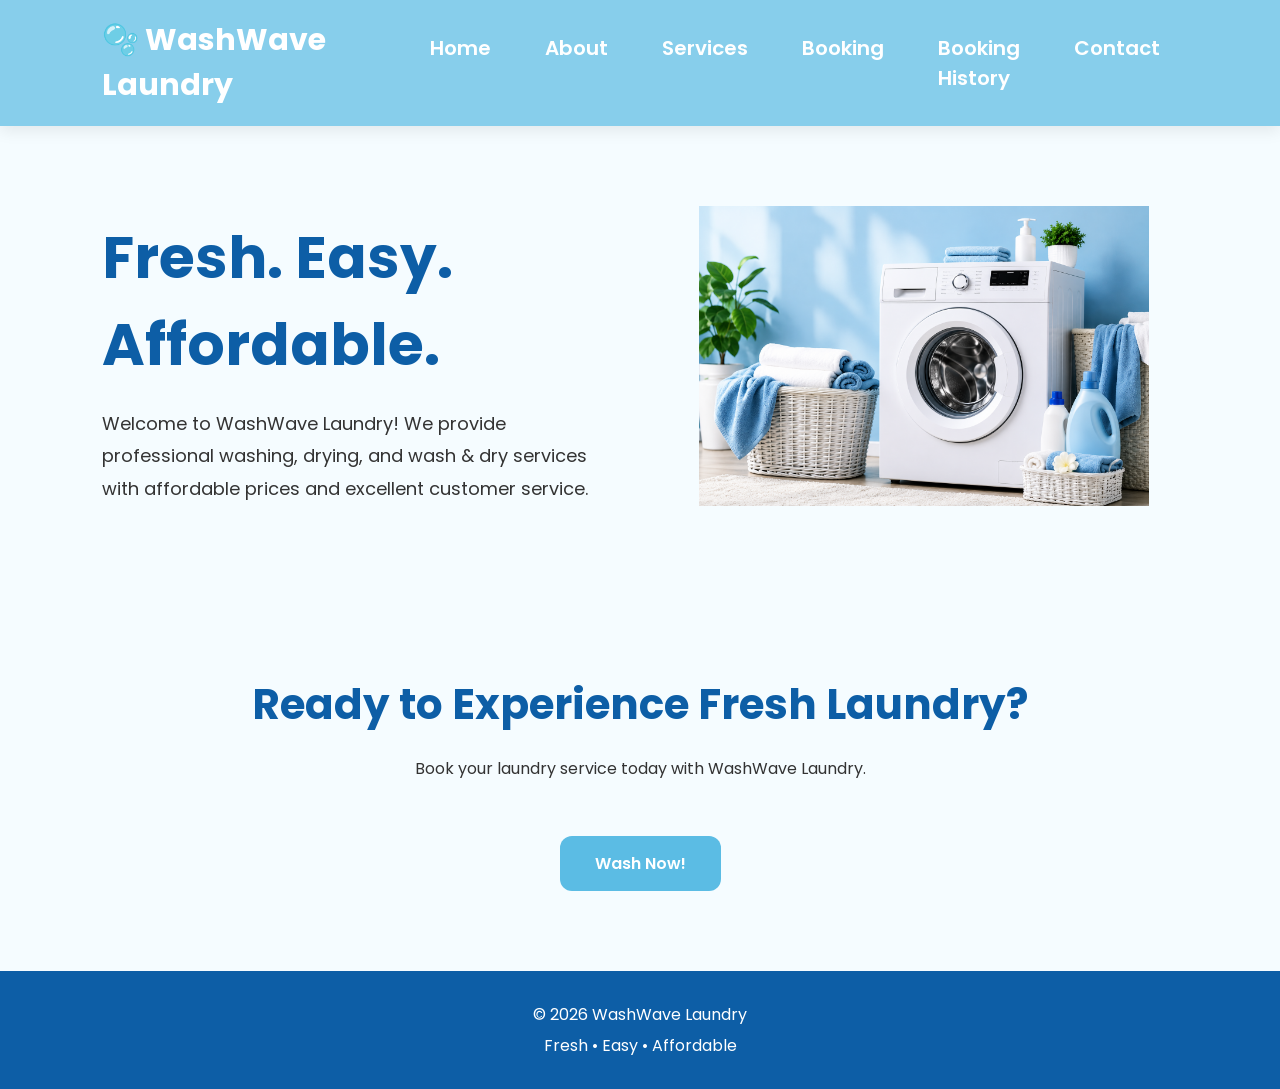
<file: index.html>
<!DOCTYPE html>
<html lang="en">

<head>

    <meta charset="UTF-8">
    <meta name="viewport" content="width=device-width, initial-scale=1.0">

    <title>WashWave Laundry</title>

    <link rel="stylesheet" href="style.css">

</head>

<body>

<!-- =========================
        HEADER
========================== -->

<header>

    <div class="logo">

        <h1>🫧 WashWave Laundry</h1>

    </div>

    <nav>

        <a href="index.html">Home</a>

        <a href="about.html">About</a>

        <a href="services.html">Services</a>

        <a href="booking.html">Booking</a>

        <a href="booking-history.html">Booking History</a>

        <a href="contact.html">Contact</a>

    </nav>

</header>

<!-- =========================
        HERO SECTION
========================== -->

<section class="hero">

    <div class="hero-text">

        <h2>Fresh. Easy. Affordable.</h2>

        <p>

            Welcome to WashWave Laundry!

            We provide professional washing, drying,
            and wash & dry services with affordable
            prices and excellent customer service.

        </p>

    </div>

    <div class="hero-image">

        <img src="images/Washing-machine.png"
        alt="WashWave Laundry">

    </div>

</section>

<!-- =========================
        CALL TO ACTION
========================== -->

<section class="cta">

    <h2>

        Ready to Experience Fresh Laundry?

    </h2>

    <p>

        Book your laundry service today
        with WashWave Laundry.

    </p>

    <a href="booking.html" class="btn">

        Wash Now!

    </a>

</section>

<!-- =========================
        FOOTER
========================== -->

<footer>

    <p>

        © 2026 WashWave Laundry

    </p>

    <p>

        Fresh • Easy • Affordable

    </p>

</footer>

</body>

</html>
</file>
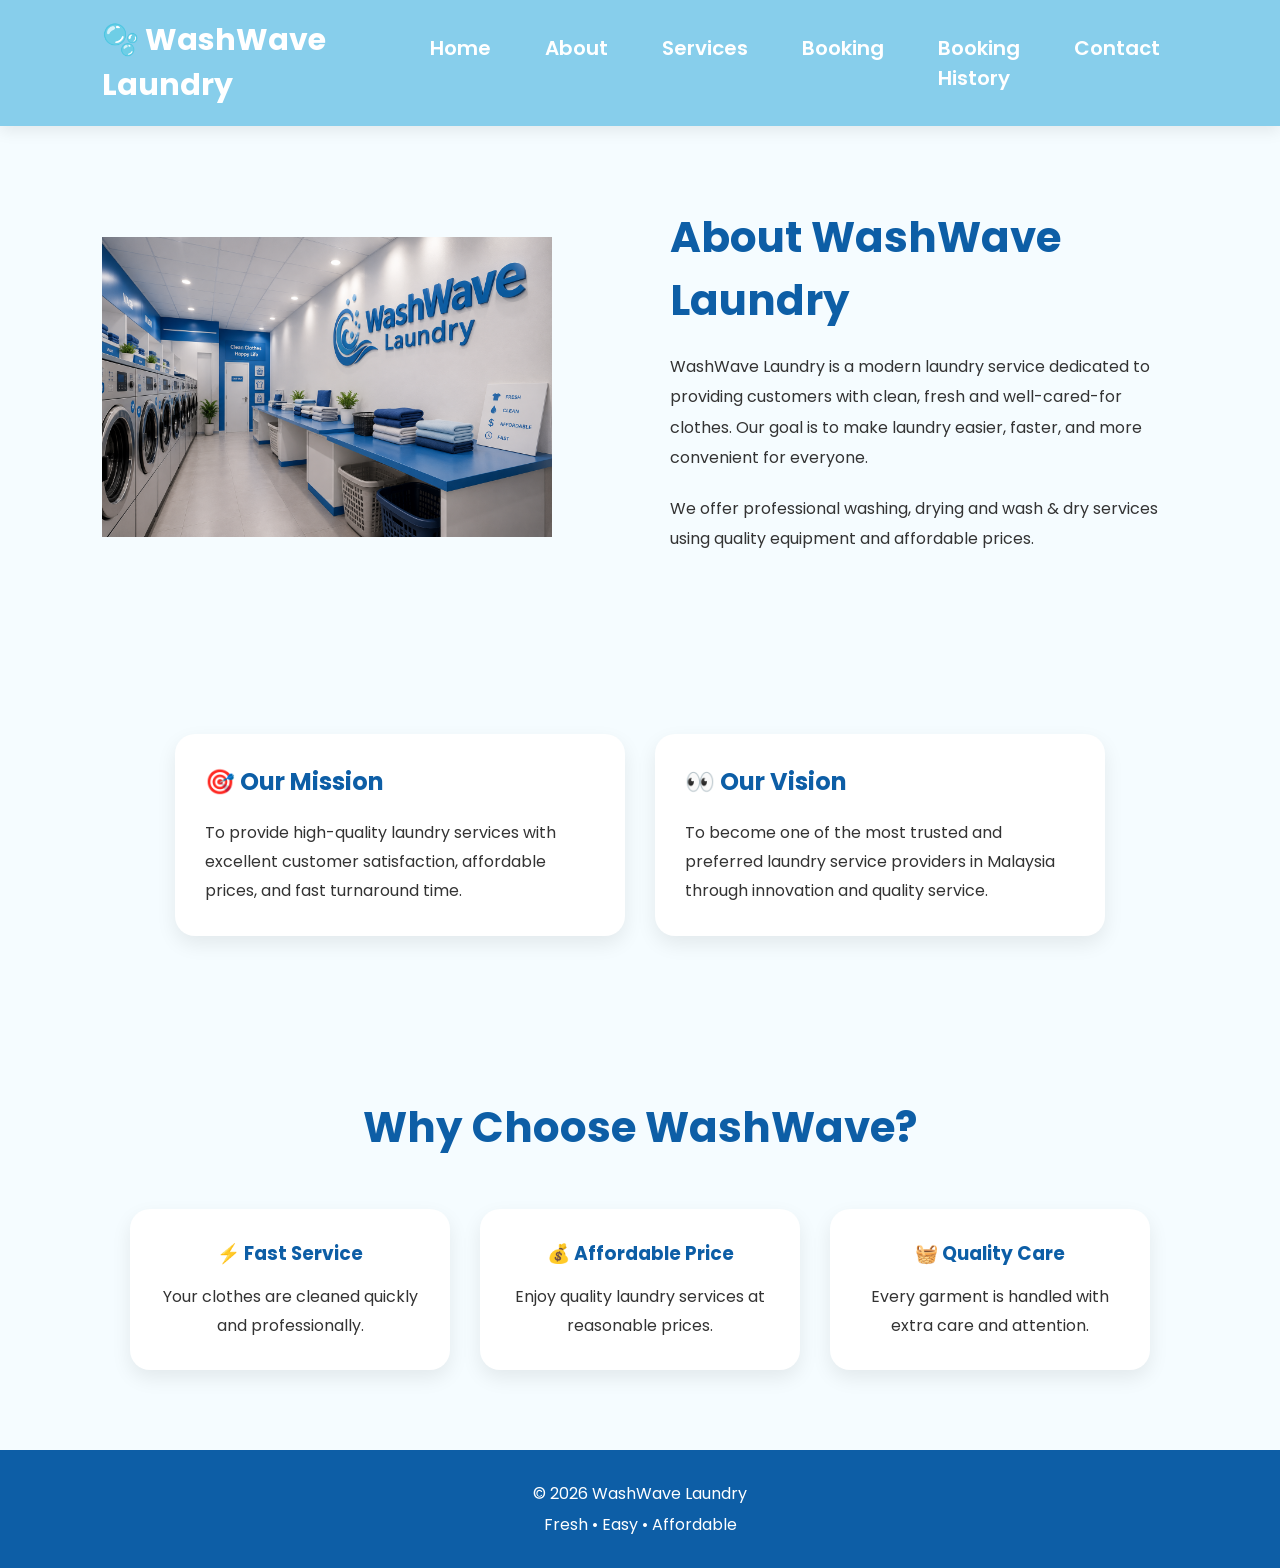
<file: about.html>
<!DOCTYPE html>
<html lang="en">

<head>

    <meta charset="UTF-8">

    <meta name="viewport"
          content="width=device-width, initial-scale=1.0">

    <title>About | WashWave Laundry</title>

    <link rel="stylesheet"
          href="style.css">

</head>

<body>

<!-- =========================
        HEADER
========================== -->

<header>

    <div class="logo">

        <h1>🫧 WashWave Laundry</h1>

    </div>

    <nav>

        <a href="index.html">Home</a>

        <a href="about.html">About</a>

        <a href="services.html">Services</a>

        <a href="booking.html">Booking</a>

        <a href="booking-history.html">Booking History</a>

        <a href="contact.html">Contact</a>

    </nav>

</header>

<!-- =========================
        ABOUT
========================== -->

<section class="about-page">

    <div class="about-image">

        <img src="images/about.png"
             alt="About WashWave">

    </div>

    <div class="about-text">

        <h2>About WashWave Laundry</h2>

        <p>

            WashWave Laundry is a modern laundry
            service dedicated to providing customers
            with clean, fresh and well-cared-for clothes.
            Our goal is to make laundry easier, faster,
            and more convenient for everyone.

        </p>

        <p>

            We offer professional washing,
            drying and wash & dry services
            using quality equipment and
            affordable prices.

        </p>

    </div>

</section>

<!-- =========================
        MISSION & VISION
========================== -->

<section class="mission">

    <div class="mission-card">

        <h2>🎯 Our Mission</h2>

        <p>

            To provide high-quality laundry
            services with excellent customer
            satisfaction, affordable prices,
            and fast turnaround time.

        </p>

    </div>

    <div class="mission-card">

        <h2>👀 Our Vision</h2>

        <p>

            To become one of the most trusted
            and preferred laundry service
            providers in Malaysia through
            innovation and quality service.

        </p>

    </div>

</section>

<!-- =========================
        WHY CHOOSE US
========================== -->

<section class="why-us">

    <h2>Why Choose WashWave?</h2>

    <div class="why-container">

        <div class="why-card">

            <h3>⚡ Fast Service</h3>

            <p>

                Your clothes are cleaned
                quickly and professionally.

            </p>

        </div>

        <div class="why-card">

            <h3>💰 Affordable Price</h3>

            <p>

                Enjoy quality laundry services
                at reasonable prices.

            </p>

        </div>

        <div class="why-card">

            <h3>🧺 Quality Care</h3>

            <p>

                Every garment is handled
                with extra care and attention.

            </p>

        </div>

    </div>

</section>

<!-- =========================
        FOOTER
========================== -->

<footer>

    <p>

        © 2026 WashWave Laundry

    </p>

    <p>

        Fresh • Easy • Affordable

    </p>

</footer>

</body>

</html>
</file>
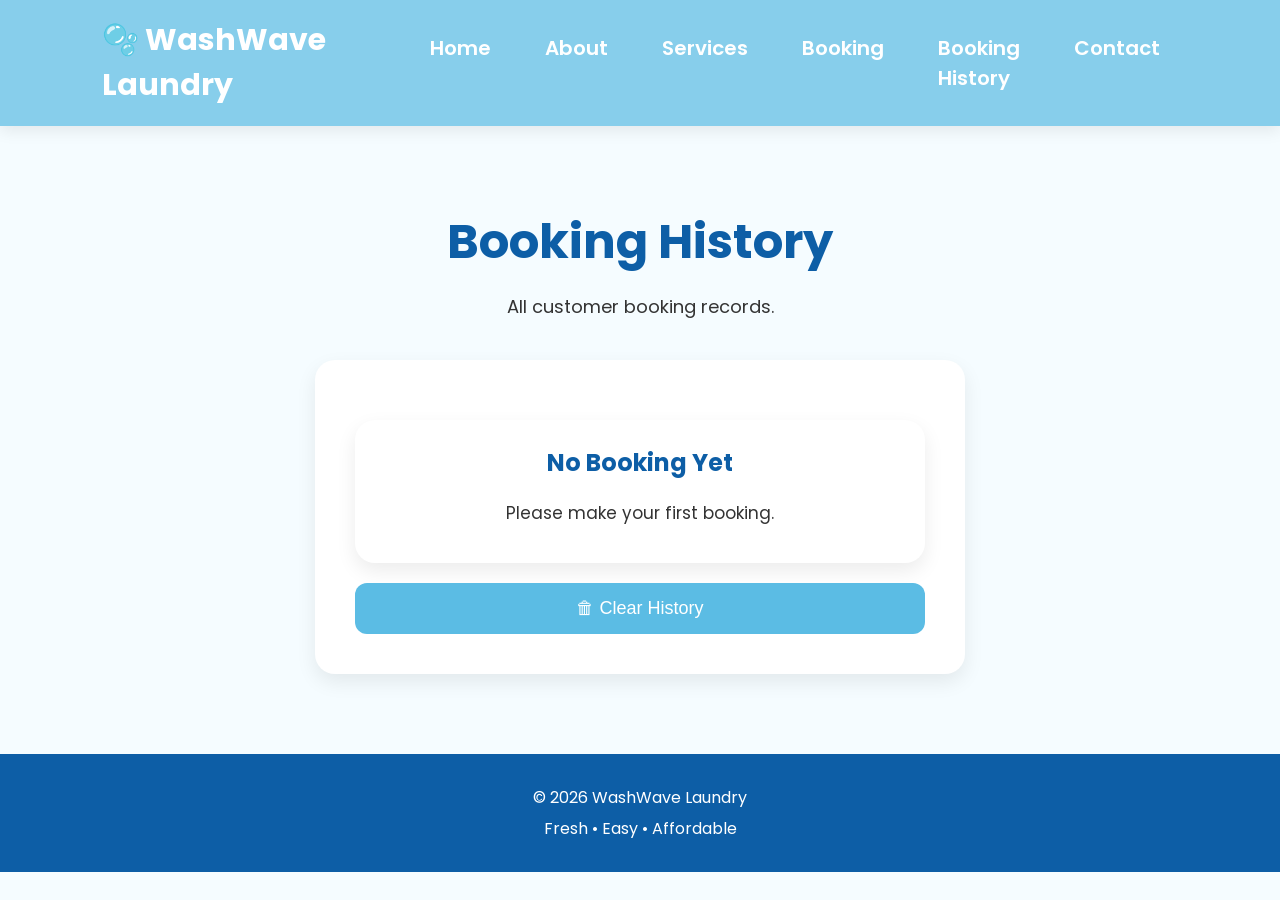
<file: booking-history.html>
<!DOCTYPE html>
<html lang="en">

<head>
    <meta charset="UTF-8">
    <meta name="viewport" content="width=device-width, initial-scale=1.0">
    <title>Booking History | WashWave Laundry</title>

    <link rel="stylesheet" href="style.css">
</head>

<body>

<header>

    <div class="logo">
        <h1>🫧 WashWave Laundry</h1>
    </div>

    <nav>
        <a href="index.html">Home</a>
        <a href="about.html">About</a>
        <a href="services.html">Services</a>
        <a href="booking.html">Booking</a>
        <a href="booking-history.html">Booking History</a>
        <a href="contact.html">Contact</a>
    </nav>

</header>

<section class="booking-page">

    <h1>Booking History</h1>
    <p>All customer booking records.</p>

    <div class="booking-form">

        <div class="history-container">

            <div id="historyContainer"></div>

            <button class="clear-btn" onclick="clearHistory()">
                🗑 Clear History
            </button>

        </div>

    </div>

</section>

<footer>
    <p>© 2026 WashWave Laundry</p>
    <p>Fresh • Easy • Affordable</p>
</footer>

<script>

let history =
JSON.parse(localStorage.getItem("bookingHistory")) || [];

let container =
document.getElementById("historyContainer");

if(history.length === 0){

    container.innerHTML = `

        <div class="history-card">

            <h3>No Booking Yet</h3>

            <p>Please make your first booking.</p>

        </div>

    `;

}
else{

    history.forEach(function(item){

        container.innerHTML += `

        <div class="history-card">

            <h3>${item.bookingID}</h3>

            <p>👤 <strong>Customer :</strong> ${item.customerName}</p>

            <p>📞 <strong>Phone :</strong> ${item.phone}</p>

            <p>🧺 <strong>Service :</strong> ${item.service}</p>

            <p>⚖ <strong>Weight :</strong> ${item.weight} kg</p>

            <p>💰 <strong>Total :</strong> RM ${item.total.toFixed(2)}</p>

            <p>📅 <strong>Date :</strong> ${item.date}</p>

            <p>🕒 <strong>Time :</strong> ${item.time}</p>

            <p class="pending">
                🟡 ${item.status}
            </p>

        </div>

        `;

    });

}

function clearHistory(){

    if(confirm("Delete all booking history?")){

        localStorage.removeItem("bookingHistory");

        location.reload();

    }

}

</script>

</body>
</html>
</file>
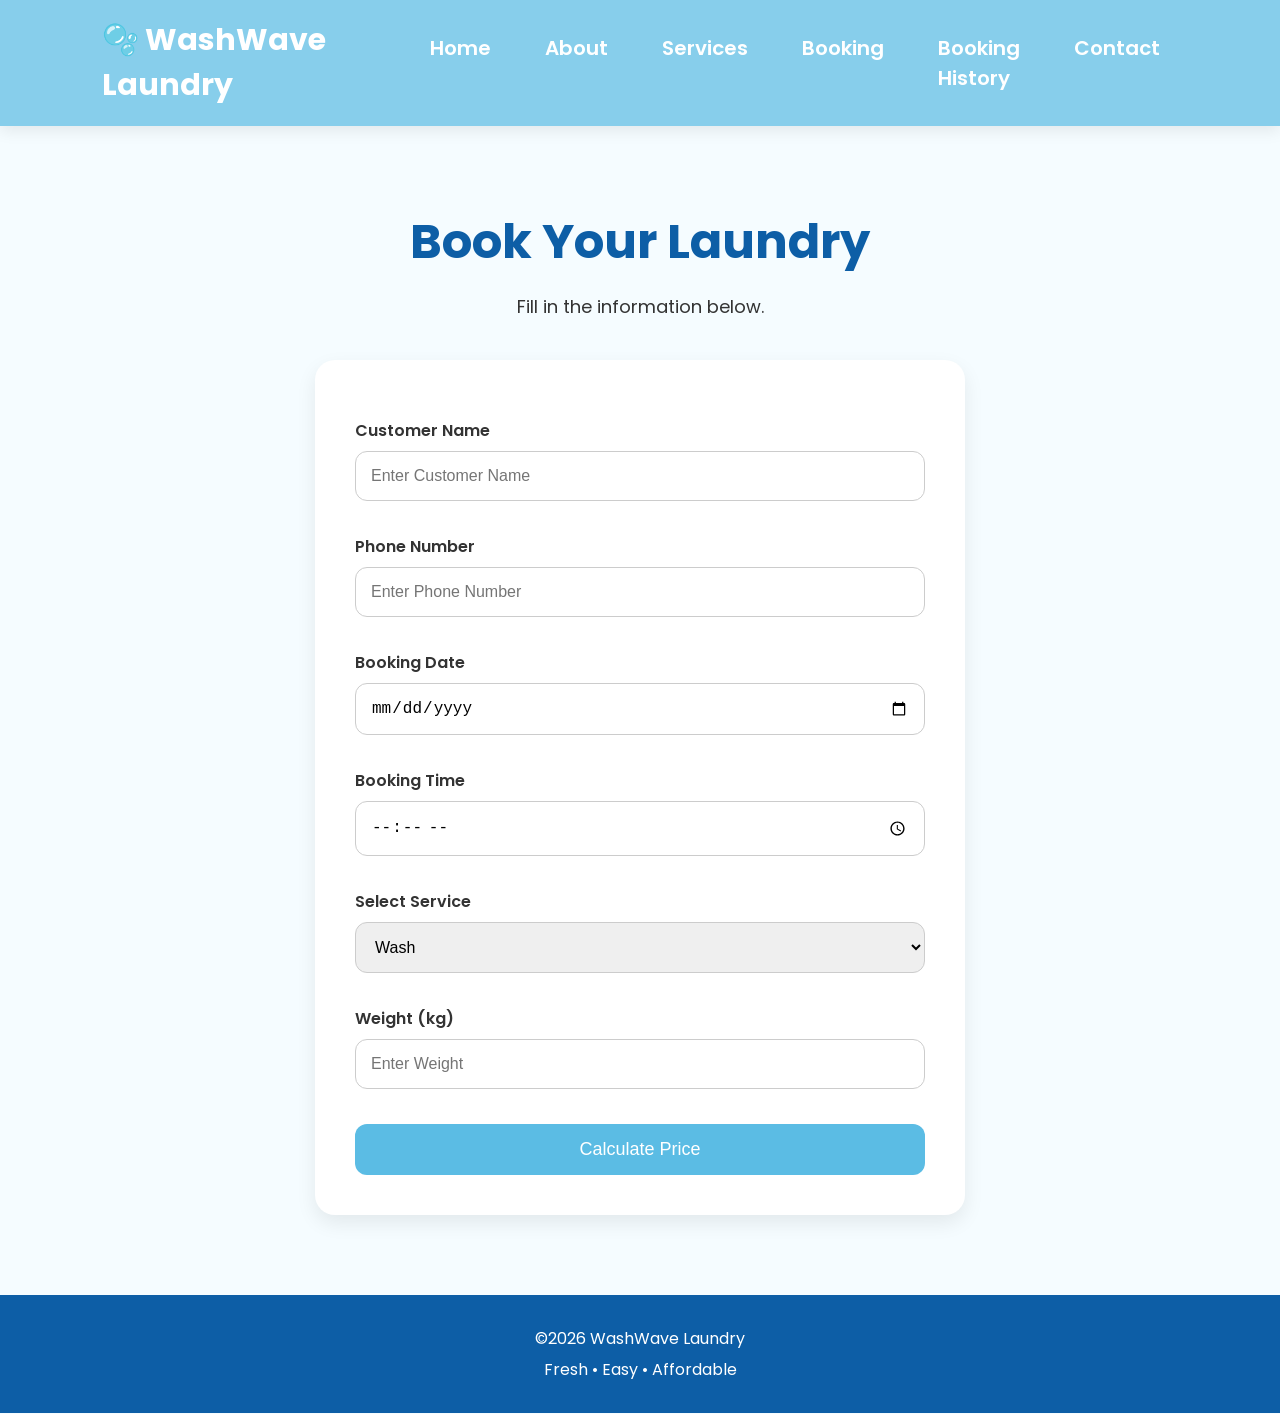
<file: booking.html>
<!DOCTYPE html>
<html lang="en">

<head>

    <meta charset="UTF-8">

    <meta name="viewport" content="width=device-width, initial-scale=1.0">

    <title>Booking | WashWave Laundry</title>

    <link rel="stylesheet" href="style.css">

</head>

<body>

<header>

    <div class="logo">
        <h1>🫧 WashWave Laundry</h1>
    </div>

    <nav>

        <a href="index.html">Home</a>

        <a href="about.html">About</a>

        <a href="services.html">Services</a>

        <a href="booking.html">Booking</a>

        <a href="booking-history.html">Booking History</a>

        <a href="contact.html">Contact</a>

    </nav>

</header>

<section class="booking-page">

    <h1>Book Your Laundry</h1>

    <p>Fill in the information below.</p>

    <form class="booking-form">

        <label>Customer Name</label>

        <input
        type="text"
        id="customerName"
        placeholder="Enter Customer Name"
        required>

        <label>Phone Number</label>

        <input
        type="tel"
        id="phone"
        placeholder="Enter Phone Number"
        required>
        
        <label>Booking Date</label>

        <input
        type="date"
        id="date"
        required>

        <label>Booking Time</label>

        <input
        type="time"
        id="time"
        required>

        <label>Select Service</label>

    <select id="service">

        <option value="Wash">Wash</option>

        <option value="Wash & Dry">Wash & Dry</option>

        <option value="Dry">Dry</option>

    </select>
        

        <label>Weight (kg)</label>

        <input
        type="number"
        id="weight"
        placeholder="Enter Weight"
        min="1"
        required>


        <button
        type="button"
        onclick="calculatePrice()">

            Calculate Price

        </button>

    </form>

</section>

<footer>

    <p>©2026 WashWave Laundry</p>

     <p>

        Fresh • Easy • Affordable

    </p>

</footer>

<script src="script.js"></script>

</body>

</html>
</file>
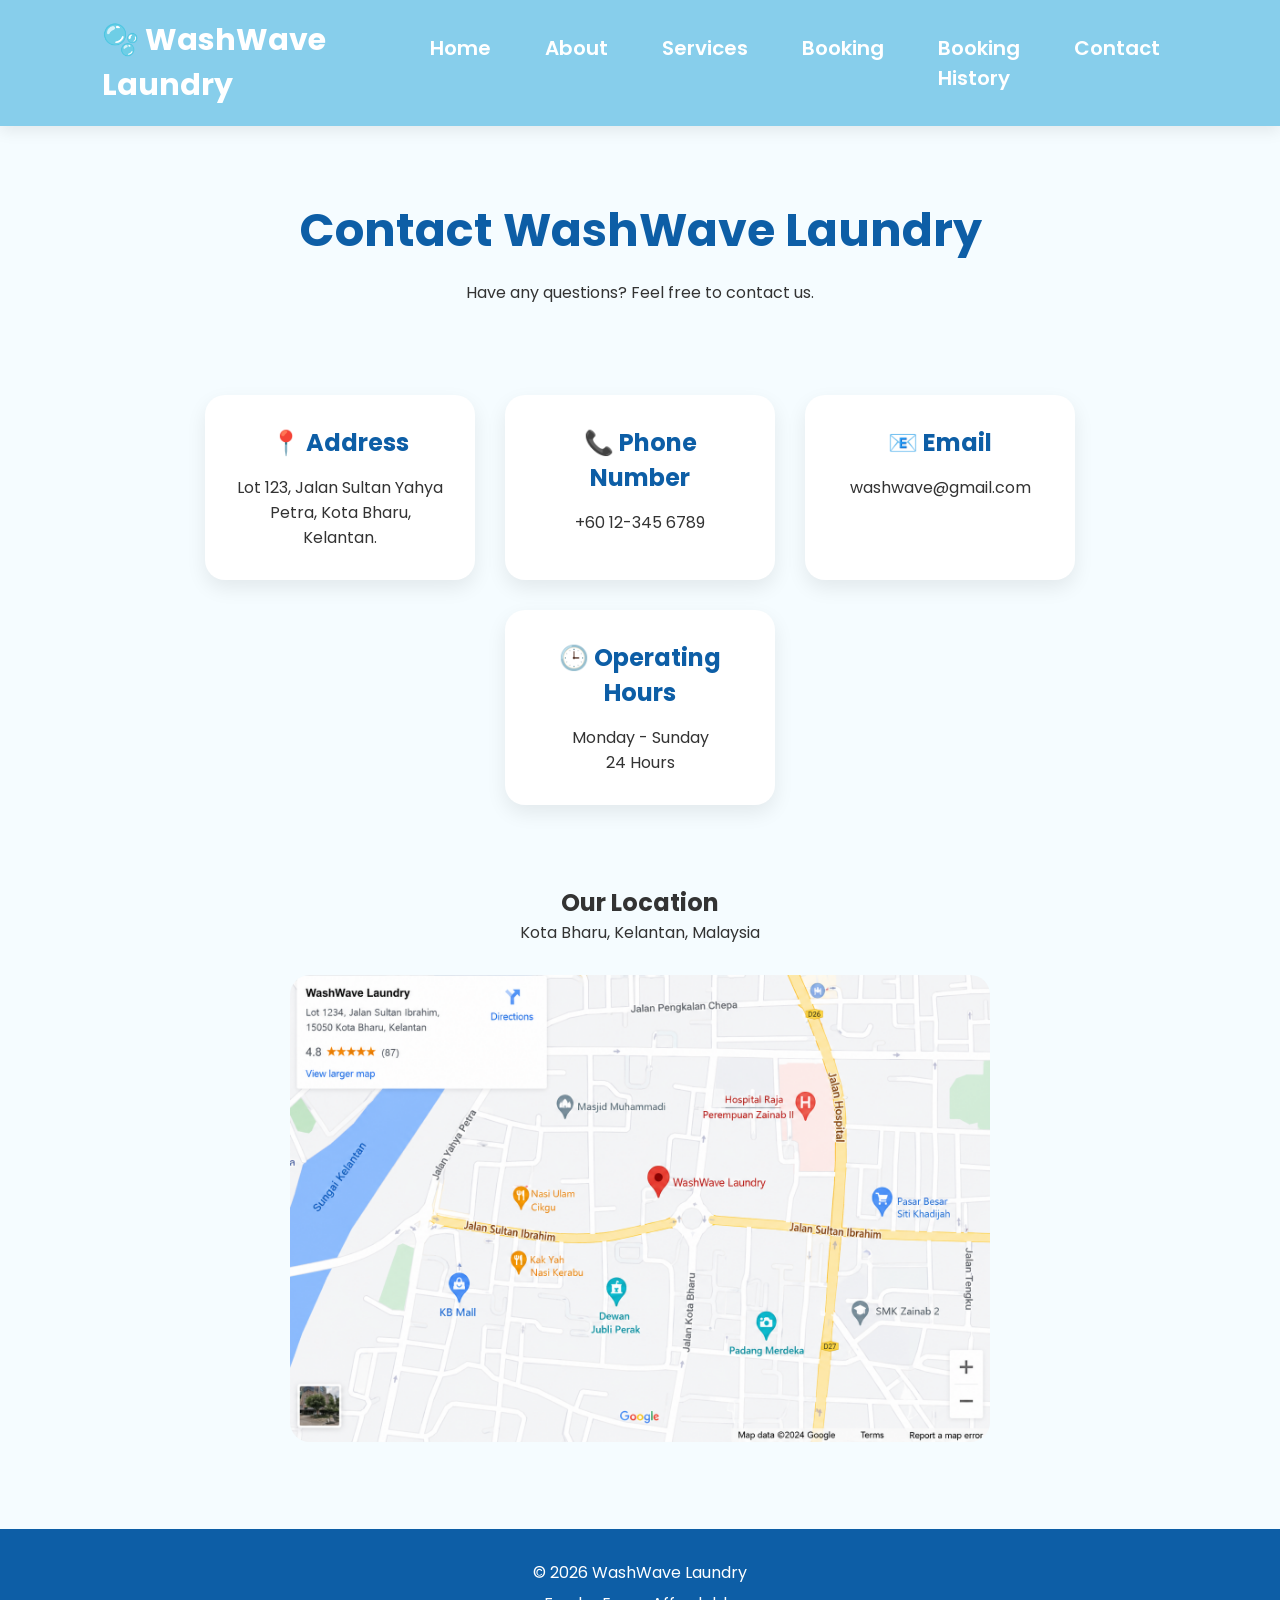
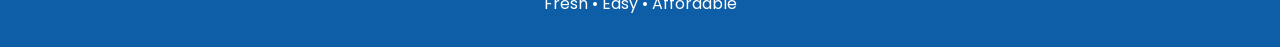
<file: contact.html>
<!DOCTYPE html>
<html lang="en">

<head>

    <meta charset="UTF-8">

    <meta name="viewport"
          content="width=device-width, initial-scale=1.0">

    <title>Contact | WashWave Laundry</title>

    <link rel="stylesheet"
          href="style.css">

</head>

<body>

<!-- =========================
        HEADER
========================== -->

<header>

    <div class="logo">

        <h1>🫧 WashWave Laundry</h1>

    </div>

    <nav>

        <a href="index.html">Home</a>

        <a href="about.html">About</a>

        <a href="services.html">Services</a>

        <a href="booking.html">Booking</a>
        
        <a href="booking-history.html">Booking History</a>

        <a href="contact.html">Contact</a>

    </nav>

</header>

<!-- =========================
        CONTACT PAGE
========================== -->

<section class="contact-page">

    <h1>Contact WashWave Laundry</h1>

    <p>

        Have any questions? Feel free to contact us.

    </p>

</section>

<!-- =========================
        CONTACT INFORMATION
========================== -->

<section class="contact-container">

    <div class="contact-card">

        <h2>📍 Address</h2>

        <p>

            Lot 123,
            Jalan Sultan Yahya Petra,
            Kota Bharu,
            Kelantan.

        </p>

    </div>

    <div class="contact-card">

        <h2>📞 Phone Number</h2>

        <p>

            +60 12-345 6789

        </p>

    </div>

    <div class="contact-card">

        <h2>📧 Email</h2>

        <p>

            washwave@gmail.com

        </p>

    </div>

    <div class="contact-card">

        <h2>🕒 Operating Hours</h2>

        <p>

            Monday - Sunday

        </p>

        <p>

            24 Hours

        </p>

    </div>

</section>

<!-- =========================
        LOCATION
========================== -->

<section class="location">

    <h2>Our Location</h2>

    <p>

        Kota Bharu, Kelantan, Malaysia

    </p>

    <div class="map-box">

        <img src="images/map.png"
             alt="WashWave Location">

    </div>

</section>


<!-- =========================
        FOOTER
========================== -->

<footer>

    <p>

        © 2026 WashWave Laundry

    </p>

    <p>

        Fresh • Easy • Affordable

    </p>

</footer>

</body>

</html>
</file>
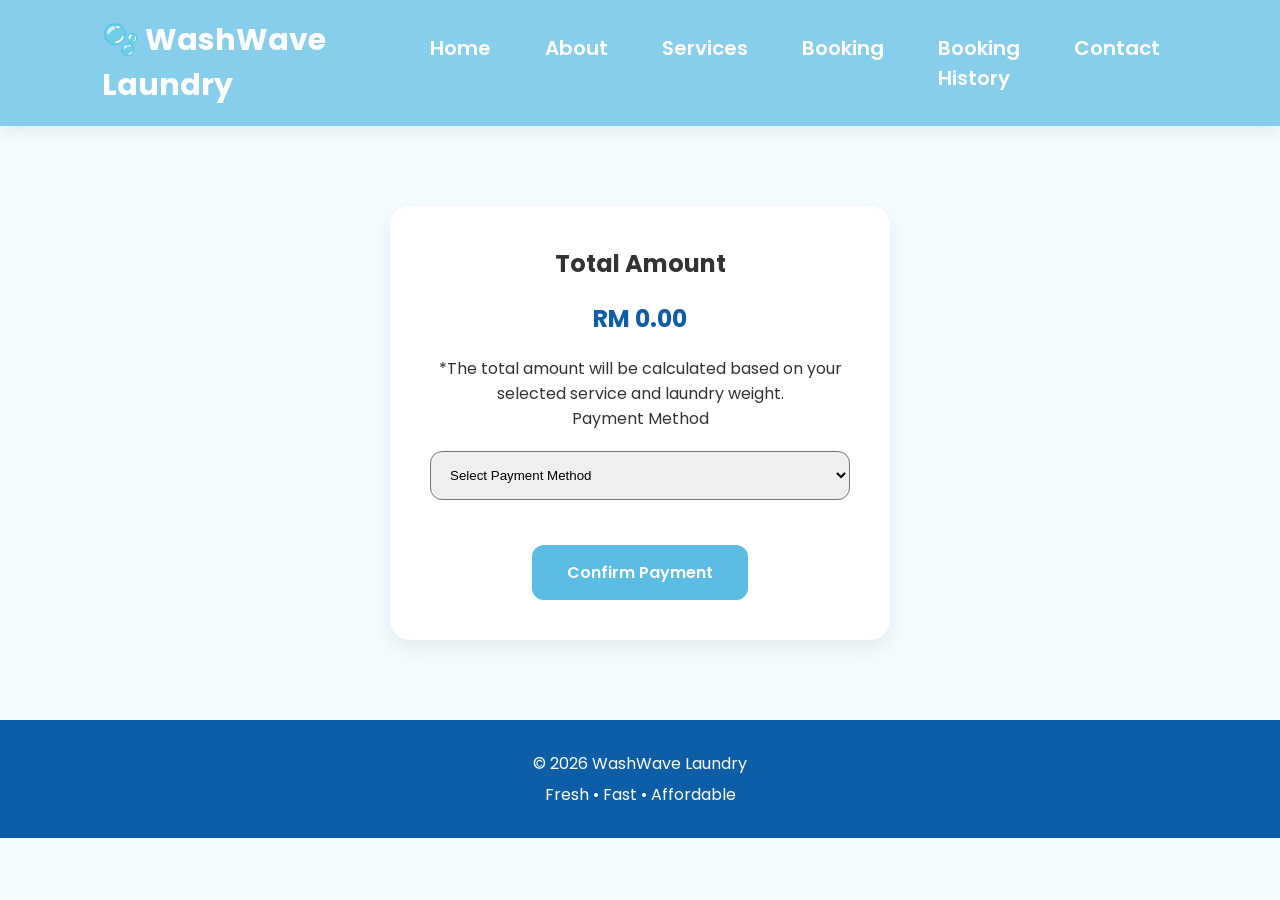
<file: payment.html>
<!DOCTYPE html>
<html lang="en">

<head>

    <meta charset="UTF-8">

    <meta name="viewport"
          content="width=device-width, initial-scale=1.0">

    <title>Payment | WashWave Laundry</title>

    <link rel="stylesheet"
          href="style.css">

</head>

<body>

<!-- =========================
        HEADER
========================== -->

<header>

    <div class="logo">

        <h1>🫧 WashWave Laundry</h1>

    </div>

    <nav>

        <a href="index.html">Home</a>

        <a href="about.html">About</a>

        <a href="services.html">Services</a>

        <a href="booking.html">Booking</a>

        <a href="booking-history.html">Booking History</a>

        <a href="contact.html">Contact</a>

    </nav>

</header>

<!-- =========================
        PAYMENT CARD
========================== -->

<section class="payment-container">

    <div class="payment-card">

        <h2>Total Amount</h2>

        <h1 id="totalPrice">RM 0.00</h1>

        <p>

            *The total amount will be calculated
            based on your selected service and
            laundry weight.

        </p>

        <label>

    Payment Method

</label>

<select id="payment" required>

    <option value="" selected disabled>

        Select Payment Method

    </option>

    <option value="Online Banking">

        Online Banking

    </option>

    <option value="Touch 'n Go eWallet">

        Touch 'n Go eWallet

    </option>

</select>

        <a href="receipt.html"
        class="btn">

            Confirm Payment

        </a>

    </div>

</section>

<!-- =========================
        FOOTER
========================== -->

<footer>

    <p>

        © 2026 WashWave Laundry

    </p>

    <p>

        Fresh • Fast • Affordable

    </p>

</footer>

<script>

const total = localStorage.getItem("totalPrice");

if(total){

document.getElementById("totalPrice").innerHTML =
"RM " + parseFloat(total).toFixed(2);

}

document.querySelector("a.btn").onclick = function(){

    let payment = document.getElementById("payment").value;

    if(payment == ""){

        alert("Please select a payment method.");

        return;

    }

    localStorage.setItem("payment", payment);

    window.location.href = "receipt.html";

}

</script>

</body>

</html>
</file>
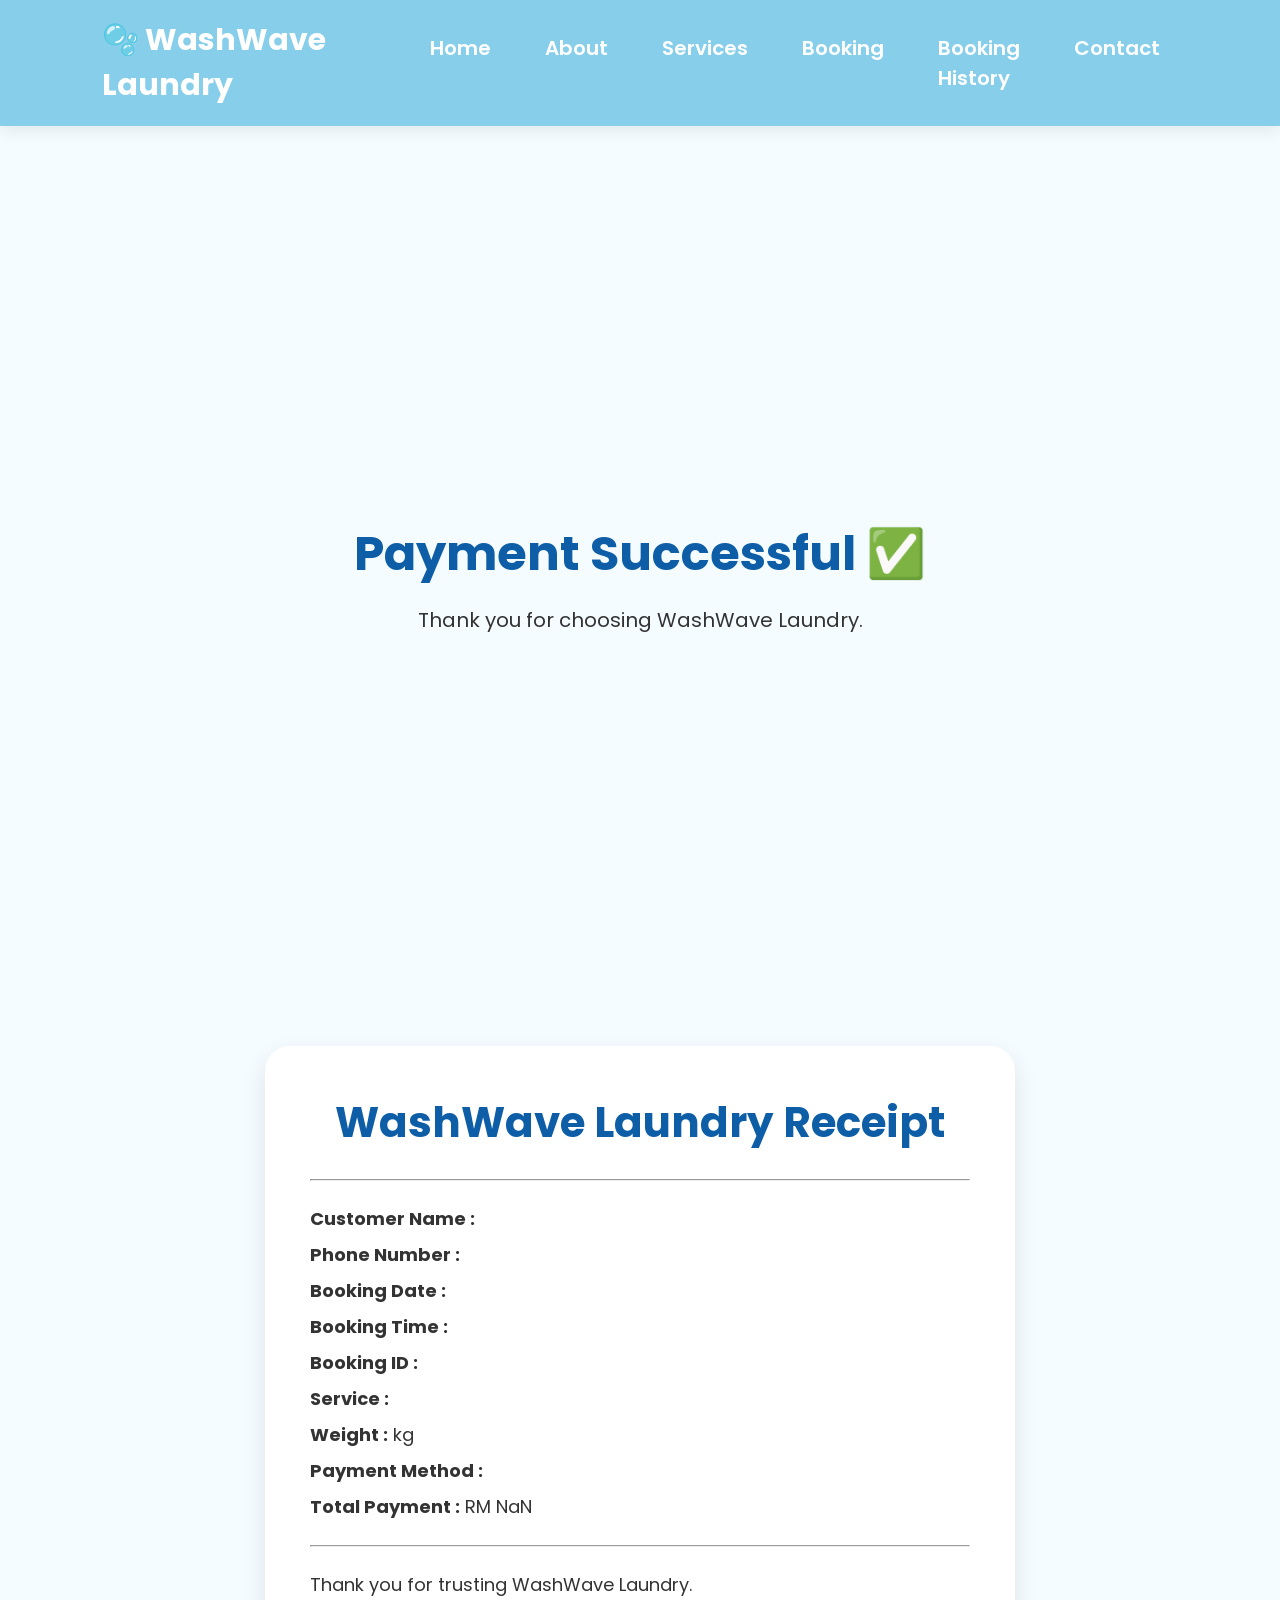
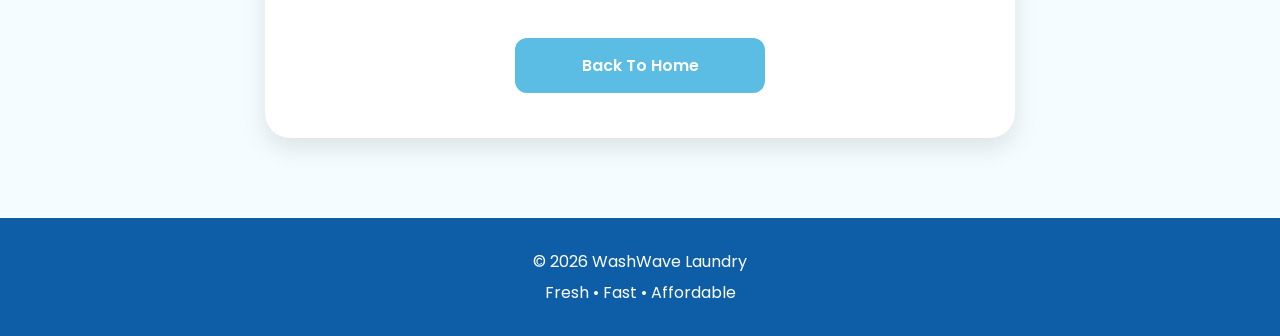
<file: receipt.html>
<!DOCTYPE html>
<html lang="en">

<head>

    <meta charset="UTF-8">

    <meta name="viewport"
          content="width=device-width, initial-scale=1.0">

    <title>Receipt | WashWave Laundry</title>

    <link rel="stylesheet"
          href="style.css">

</head>

<body>

<!-- =========================
        HEADER
========================== -->

<header>

    <div class="logo">

        <h1>🫧 WashWave Laundry</h1>

    </div>

    <nav>

        <a href="index.html">Home</a>

        <a href="about.html">About</a>

        <a href="services.html">Services</a>

        <a href="booking.html">Booking</a>

        <a href="booking-history.html">Booking History</a>

        <a href="contact.html">Contact</a>

    </nav>

</header>

<!-- =========================
        RECEIPT TITLE
========================== -->

<section class="receipt-page">

    <h1>Payment Successful ✅</h1>

    <p>

        Thank you for choosing WashWave Laundry.

    </p>

</section>

<!-- =========================
        RECEIPT
========================== -->

<section class="receipt-container">

    <div class="receipt-card">

        <h2>WashWave Laundry Receipt</h2>

        <hr>

        <p><strong>Customer Name :</strong> <span id="customerName"></span></p>

        <p><strong>Phone Number :</strong> <span id="phone"></span></p>
        
        <p><strong>Booking Date :</strong> <span id="date"></span></p>

        <p><strong>Booking Time :</strong> <span id="time"></span></p>

        <p><strong>Booking ID :</strong> <span id="bookingID"></span></p>

        <p><strong>Service :</strong> <span id="service"></span></p>

        <p><strong>Weight :</strong> <span id="weight"></span> kg</p>

        <p><strong>Payment Method :</strong> <span id="payment"></span></p>

        <p><strong>Total Payment :</strong> RM <span id="total"></span></p>

        <hr>

        <p>

            Thank you for trusting
            WashWave Laundry.

        </p>

        <a href="index.html"
           class="btn">

            Back To Home

        </a>

    </div>

</section>

<!-- =========================
        FOOTER
========================== -->

<footer>

    <p>

        © 2026 WashWave Laundry

    </p>

    <p>

        Fresh • Fast • Affordable

    </p>

</footer>

<script>

document.getElementById("bookingID").innerHTML =
localStorage.getItem("bookingID");

document.getElementById("customerName").innerHTML=
localStorage.getItem("customerName");

document.getElementById("phone").innerHTML=
localStorage.getItem("phone");

// ---------- Booking Date ----------

let bookingDate = localStorage.getItem("date");

if(bookingDate){

    let parts = bookingDate.split("-");

    let months = [
        "January","February","March","April","May","June",
        "July","August","September","October","November","December"
    ];

    let day = parseInt(parts[2]);

    let month = months[parseInt(parts[1]) - 1];

    let year = parts[0];

    document.getElementById("date").innerHTML =
    day + " " + month + " " + year;

}

// ---------- Booking Time ----------

let bookingTime = localStorage.getItem("time");

if(bookingTime){

    let parts = bookingTime.split(":");

    let hour = parseInt(parts[0]);

    let minute = parts[1];

    let period = "AM";

    if(hour >= 12){

        period = "PM";

    }

    if(hour > 12){

        hour = hour - 12;

    }

    if(hour == 0){

        hour = 12;

    }

    document.getElementById("time").innerHTML =
    hour + ":" + minute + " " + period;

}

document.getElementById("service").innerHTML=
localStorage.getItem("service");

document.getElementById("weight").innerHTML=
localStorage.getItem("weight");

document.getElementById("payment").innerHTML=
localStorage.getItem("payment");

document.getElementById("total").innerHTML=
parseFloat(localStorage.getItem("totalPrice")).toFixed(2);

</script>

</body>

</html>
</file>
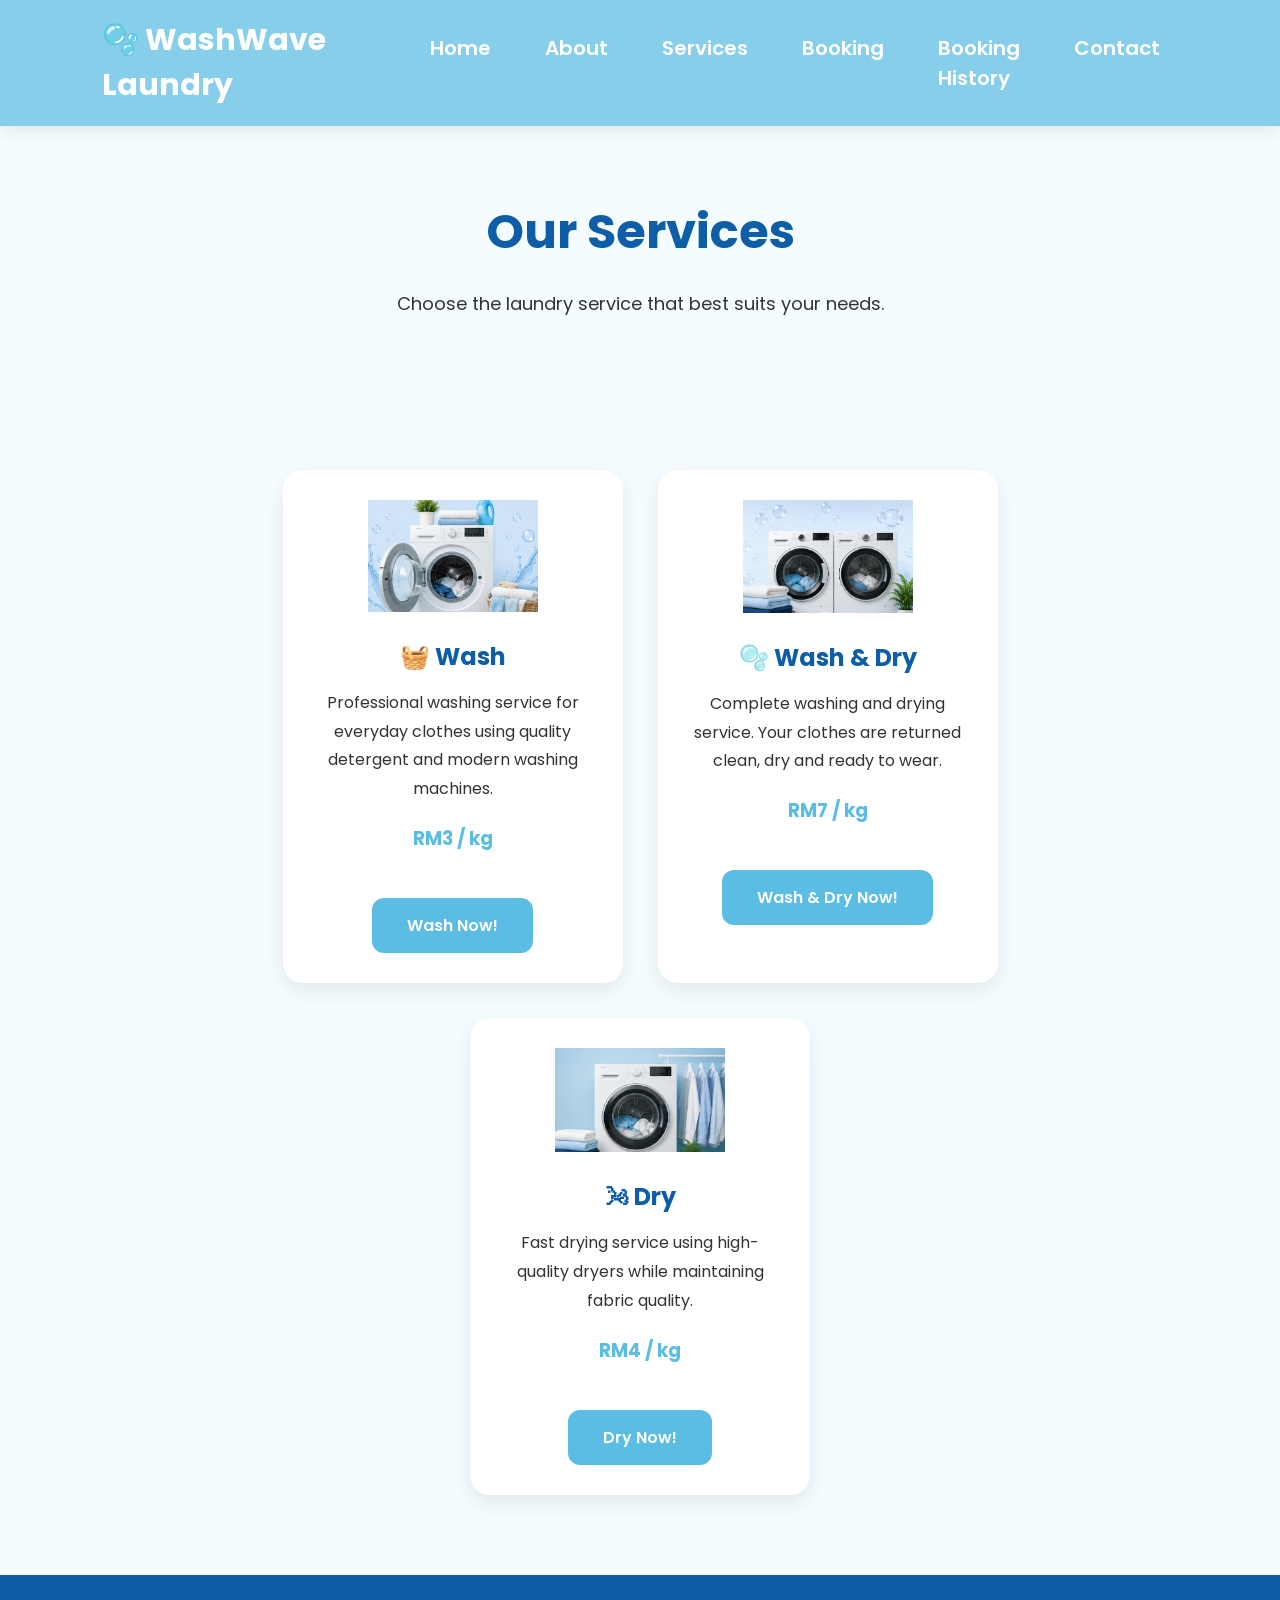
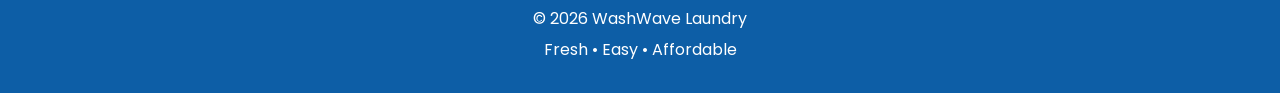
<file: services.html>
<!DOCTYPE html>
<html lang="en">

<head>

    <meta charset="UTF-8">

    <meta name="viewport" content="width=device-width, initial-scale=1.0">

    <title>Services | WashWave Laundry</title>

    <link rel="stylesheet" href="style.css">

</head>

<body>

<!-- =========================
        HEADER
========================== -->

<header>

    <div class="logo">

        <h1>🫧 WashWave Laundry</h1>

    </div>

    <nav>

        <a href="index.html">Home</a>

        <a href="about.html">About</a>

        <a href="services.html">Services</a>

        <a href="booking.html">Booking</a>

        <a href="booking-history.html">Booking History</a>

        <a href="contact.html">Contact</a>

    </nav>

</header>

<!-- =========================
        PAGE TITLE
========================== -->

<section class="page-title">

    <h1>Our Services</h1>

    <p>

        Choose the laundry service that best suits your needs.

    </p>

</section>

<!-- =========================
        SERVICES
========================== -->

<section class="services-page">

    <!-- Wash -->

    <div class="service-box">

        <img src="images/wash.png"
        alt="Wash Service">

        <h2>🧺 Wash</h2>

        <p>

            Professional washing service for everyday clothes
            using quality detergent and modern washing machines.

        </p>

        <h3>RM3 / kg</h3>

        <a href="booking.html" class="btn">

            Wash Now!

        </a>

    </div>

    <!-- Wash & Dry -->

    <div class="service-box">

        <img src="images/washdry.png"
        alt="Wash & Dry">

        <h2>🫧 Wash & Dry</h2>

        <p>

            Complete washing and drying service.
            Your clothes are returned clean,
            dry and ready to wear.

        </p>

        <h3>RM7 / kg</h3>

        <a href="booking.html" class="btn">

            Wash & Dry Now!

        </a>

    </div>

    <!-- Dry -->

    <div class="service-box">

        <img src="images/dry.png"
        alt="Dry Service">

        <h2>🌬 Dry</h2>

        <p>

            Fast drying service using high-quality
            dryers while maintaining fabric quality.

        </p>

        <h3>RM4 / kg</h3>

        <a href="booking.html" class="btn">

            Dry Now!

        </a>

    </div>

</section>

<!-- =========================
        FOOTER
========================== -->

<footer>

    <p>

        © 2026 WashWave Laundry

    </p>

    <p>

        Fresh • Easy • Affordable

    </p>

</footer>

</body>

</html>
</file>
<file: style.css>
/* ===========================
   GOOGLE FONT
=========================== */

@import url('https://fonts.googleapis.com/css2?family=Poppins:wght@300;400;500;600;700&display=swap');

/* ===========================
   RESET
=========================== */

*{
    margin:0;
    padding:0;
    box-sizing:border-box;
}

html{

    scroll-behavior:smooth;

}

body{

    font-family:'Poppins',sans-serif;

    background:#F5FCFF;

    color:#333;

}

/* ===========================
   HEADER
=========================== */

header{

    background:#87CEEB;

    display:flex;

    justify-content:space-between;

    align-items:center;

    padding:18px 8%;

    position:sticky;

    top:0;

    z-index:1000;

    box-shadow:0 5px 15px rgba(0,0,0,.08);

}

.logo h1{

    color:white;

    font-size:30px;

}

/* ===========================
   NAVIGATION
=========================== */

nav{

    display:flex;

    gap:18px;

}

nav a{

    text-decoration:none;

    color:white;

    font-size:20px;

    font-weight:600;

    padding:10px 18px;

    border-radius:10px;

    transition:.3s;

}

nav a:hover{

    background:white;

    color:#0D5EA6;

}

/* ===========================
   BUTTON
=========================== */

.btn{

    display:inline-block;

    margin-top:25px;

    background:#5BBCE4;

    color:white;

    padding:15px 35px;

    text-decoration:none;

    border-radius:12px;

    transition:.3s;

    font-weight:600;

}

.btn:hover{

    background:#0D5EA6;

}

/* ===========================
   PAGE TITLE
=========================== */

.page-title{

    text-align:center;

    padding:70px 8%;

}

.page-title h1{

    font-size:48px;

    color:#0D5EA6;

    margin-bottom:20px;

}

.page-title p{

    font-size:18px;

    line-height:1.8;

}

/* ===========================
   HERO
=========================== */

.hero{

    display:flex;

    justify-content:space-between;

    align-items:center;

    padding:80px 8%;

    gap:60px;

}

.hero-text{

    flex:1;

}

.hero-text h2{

    font-size:58px;

    color:#0D5EA6;

    margin-bottom:20px;

}

.hero-text p{

    font-size:18px;

    line-height:1.8;

}

.hero-image{

    flex:1;

    text-align:center;

}

.hero-image img{

    width:100%;

    max-width:450px;

}

/* ===========================
   WHY CHOOSE US
=========================== */

.why-us{

    padding:80px 8%;

    text-align:center;

}

.why-us h2{

    font-size:42px;

    color:#0D5EA6;

    margin-bottom:50px;

}

.why-container{

    display:flex;

    justify-content:center;

    gap:30px;

    flex-wrap:wrap;

}

.why-card{

    width:320px;

    background:white;

    padding:30px;

    border-radius:20px;

    box-shadow:0 8px 20px rgba(0,0,0,.08);

    transition:.3s;

}

.why-card:hover{

    transform:translateY(-8px);

}

.why-card h3{

    color:#0D5EA6;

    margin-bottom:15px;

}

.why-card p{

    line-height:1.8;

}

/* ===========================
   ABOUT PAGE
=========================== */

.about-page{

    display:flex;

    align-items:center;

    justify-content:space-between;

    gap:60px;

    padding:80px 8%;

}

.about-image{

    flex:1;

}

.about-image img{

    width:100%;

    max-width:450px;

}

.about-text{

    flex:1;

}

.about-text h2{

    color:#0D5EA6;

    font-size:42px;

    margin-bottom:20px;

}

.about-text p{

    line-height:1.9;

    margin-bottom:20px;

}

.mission{

    padding:80px 8%;

    display:flex;

    gap:30px;

    justify-content:center;

    flex-wrap:wrap;

}

.mission-card{

    width:450px;

    background:white;

    padding:30px;

    border-radius:20px;

    box-shadow:0 8px 20px rgba(0,0,0,.08);

}

.mission-card h2{

    color:#0D5EA6;

    margin-bottom:20px;

}

.mission-card p{

    line-height:1.8;

}

/* ===========================
   SERVICES
=========================== */

.services-page{

    padding:80px 8%;

    display:flex;

    justify-content:center;

    gap:35px;

    flex-wrap:wrap;

}

.service-box{

    width:340px;

    background:white;

    border-radius:20px;

    padding:30px;

    text-align:center;

    box-shadow:0 8px 20px rgba(0,0,0,.08);

    transition:.3s;

}

.service-box:hover{

    transform:translateY(-10px);

}

.service-box img{

    width:170px;

    margin-bottom:20px;

}

.service-box h2{

    color:#0D5EA6;

    margin-bottom:15px;

}

.service-box p{

    line-height:1.8;

    margin-bottom:20px;

}

.service-box h3{

    color:#5BBCE4;

    margin-bottom:20px;

}

.service-btn{

    display:inline-block;

    background:#87CEEB;

    color:white;

    text-decoration:none;

    padding:12px 28px;

    border-radius:12px;

    transition:.3s;

}

.service-btn:hover{

    background:#0D5EA6;

}

.benefits{

    padding:80px 8%;

    text-align:center;

}

.benefits h1{

    color:#0D5EA6;

    margin-bottom:50px;

}

.benefit-container{

    display:flex;

    justify-content:center;

    gap:30px;

    flex-wrap:wrap;

}

.benefit-card{

    width:320px;

    background:white;

    padding:30px;

    border-radius:20px;

    box-shadow:0 8px 20px rgba(0,0,0,.08);

}

.benefit-card h2{

    color:#0D5EA6;

    margin-bottom:20px;

}

.benefit-card p{

    line-height:1.8;

}

/* ===========================
   BOOKING PAGE
=========================== */

.booking-page{

    padding:80px 8%;

    text-align:center;

}

.booking-page h1{

    font-size:48px;

    color:#0D5EA6;

    margin-bottom:15px;

}

.booking-page p{

    margin-bottom:40px;

    font-size:18px;

}

.booking-form{

    width:100%;

    max-width:650px;

    margin:auto;

    background:white;

    padding:40px;

    border-radius:20px;

    box-shadow:0 8px 20px rgba(0,0,0,.08);

}

.booking-form label{

    display:block;

    text-align:left;

    margin-top:18px;

    margin-bottom:8px;

    font-weight:600;

}

.booking-form input,

.booking-form select{

    width:100%;

    padding:15px;

    border:1px solid #ccc;

    border-radius:12px;

    font-size:16px;

    margin-bottom:15px;

}

.booking-form button{

    width:100%;

    padding:15px;

    background:#5BBCE4;

    color:white;

    border:none;

    border-radius:12px;

    font-size:18px;

    cursor:pointer;

    transition:.3s;

    margin-top:20px;

}

.booking-form button:hover{

    background:#0D5EA6;

}

/* ===========================
   PAYMENT PAGE
=========================== */

.payment-container{

    padding:80px 8%;

    display:flex;

    justify-content:center;

}

.payment-card{

    width:500px;

    background:white;

    padding:40px;

    border-radius:20px;

    box-shadow:0 8px 20px rgba(0,0,0,.08);

    text-align:center;

}

.payment-card h1{

    color:#0D5EA6;

    margin:20px 0;

}

.payment-card select{

    width:100%;

    padding:15px;

    border-radius:12px;

    margin:20px 0;

}

/* ===========================
   RECEIPT PAGE
=========================== */

.receipt-container{

    display:flex;

    justify-content:center;

    align-items:center;

    padding:20px 20px 80px;

}

.receipt-page{

    min-height:100vh;

    display:flex;

    flex-direction:column;

    justify-content:center;

    align-items:center;

    padding:120px 20px 80px;

    text-align:center;

}

.receipt-page h1{

    font-size:48px;

    color:#0D5EA6;

    margin-bottom:15px;

}

.receipt-page p{

    font-size:20px;

    margin-bottom:40px;

}

.receipt-card{

    width:100%;

    max-width:750px;

    background:#fff;

    padding:45px;

    border-radius:25px;

    box-shadow:0 10px 25px rgba(0,0,0,.1);

    text-align:left;

}

.receipt-card h2{

    text-align:center;

    color:#0D5EA6;

    font-size:42px;

    margin-bottom:25px;

}

.receipt-card hr{

    margin:20px 0;

}

.receipt-card p{

    font-size:18px;

    line-height:2;

}

.receipt-card .btn{

    display:block;

    width:250px;

    margin:35px auto 0;

    text-align:center;

}

.paid{

    color:green;

    font-weight:bold;

}

/* ===========================
   CONTACT PAGE
=========================== */

.contact-page{

    padding:70px 8%;

    text-align:center;

}

.contact-page h1{

    color:#0D5EA6;

    font-size:46px;

    margin-bottom:15px;

}

.contact-container{

    padding:20px 8% 80px;

    display:flex;

    justify-content:center;

    gap:30px;

    flex-wrap:wrap;

}

.contact-card{

    width:270px;

    background:white;

    padding:30px;

    border-radius:20px;

    box-shadow:0 8px 20px rgba(0,0,0,.08);

    text-align:center;

}

.contact-card h2{

    color:#0D5EA6;

    margin-bottom:15px;

}

.location{

    text-align:center;

    padding-bottom:80px;

}

.map-box img{

    width:100%;

    max-width:700px;

    border-radius:20px;

    margin-top:30px;

}

/* ===========================
   BOOKING HISTORY
=========================== */

.history-container{

    width:100%;

    margin-top:20px;

}

#historyContainer{

    display:grid;

    grid-template-columns:repeat(auto-fit,minmax(320px,1fr));

    gap:25px;

}

.history-card{

    background:white;

    border-radius:20px;

    padding:25px;

    box-shadow:0 8px 20px rgba(0,0,0,.08);

    transition:.3s;

}

.history-card:hover{

    transform:translateY(-6px);

}

.history-card h3{

    color:#0D5EA6;

    font-size:24px;

    margin-bottom:20px;

}

.history-card p{

    margin:12px 0;

    font-size:17px;

}

.pending{

    display:inline-block;

    margin-top:15px;

    background:#FFF3CD;

    color:#E67E22;

    padding:8px 15px;

    border-radius:20px;

    font-weight:bold;

}

.clear-btn{

    width:100%;

    margin-top:30px;

    padding:15px;

    border:none;

    border-radius:12px;

    background:#FF6B6B;

    color:white;

    font-size:17px;

    cursor:pointer;

    transition:.3s;

}

.clear-btn:hover{

    background:#D63031;

}

/* ===========================
   CTA
=========================== */

.cta{

    text-align:center;

    padding:80px 8%;

}

.cta h2{

    color:#0D5EA6;

    font-size:42px;

    margin-bottom:20px;

}

.cta p{

    margin-bottom:30px;

}

/* ===========================
   FOOTER
=========================== */

footer{

    background:#0D5EA6;

    color:white;

    text-align:center;

    padding:25px;

}

footer p{

    margin:6px 0;

}

/* ===========================
   RESPONSIVE
=========================== */

@media(max-width:900px){

header{

flex-direction:column;

gap:15px;

}

nav{

flex-wrap:wrap;

justify-content:center;

}

.hero{

flex-direction:column;

text-align:center;

}

.about-page{

flex-direction:column;

}

.services-page{

flex-direction:column;

align-items:center;

}

.booking-form{

padding:25px;

}

.contact-container{

flex-direction:column;

align-items:center;

}

.payment-card,

.receipt-card{

width:100%;

}

}
</file>
